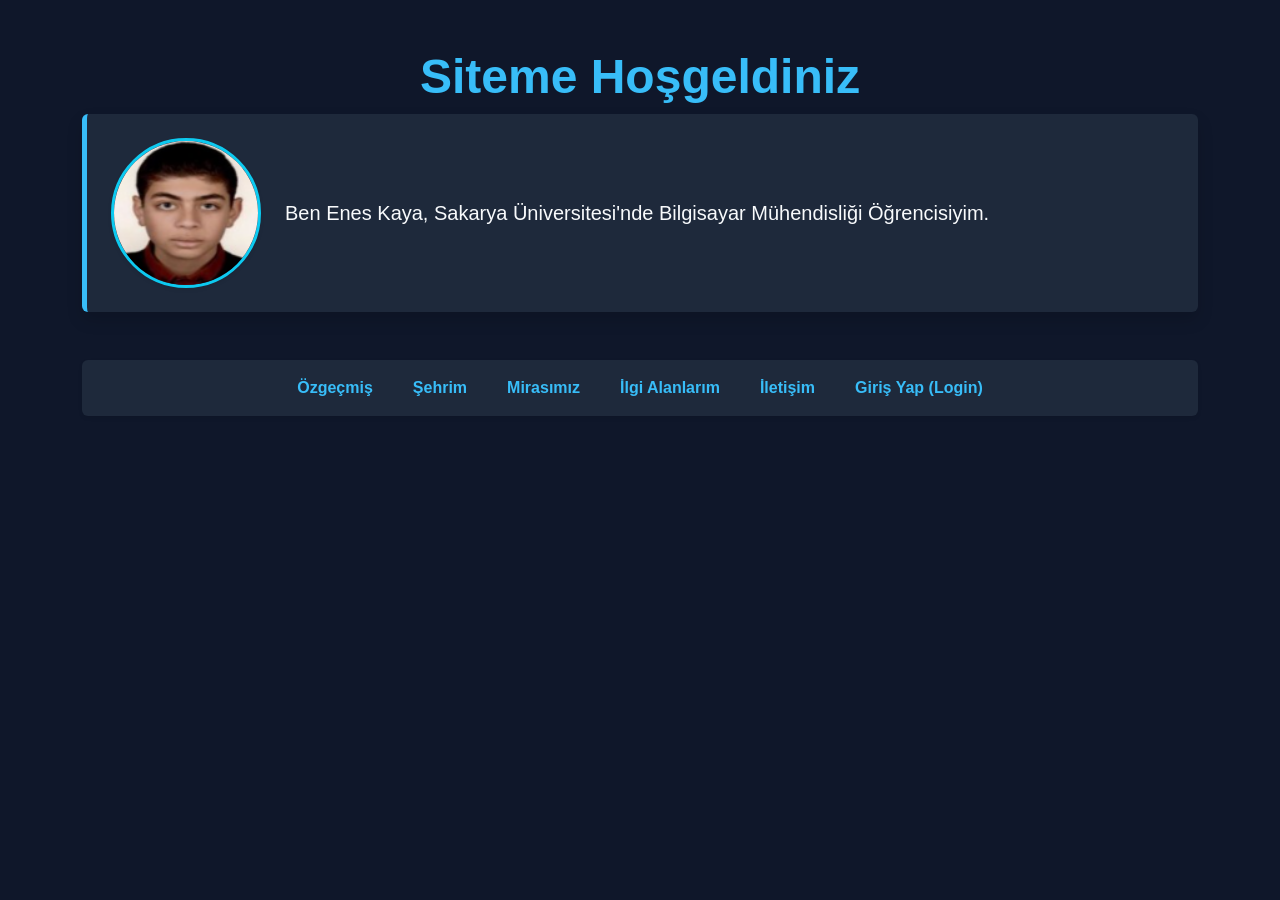
<file: index.html>
<!DOCTYPE html>
<html lang="tr">
<head>
    <meta charset="UTF-8">
    <meta name="viewport" content="width=device-width, initial-scale=1.0">
    <title>Kişisel Portfolyo</title>
    
    <link href="https://cdn.jsdelivr.net/npm/bootstrap@5.3.2/dist/css/bootstrap.min.css" rel="stylesheet">
    <link href="style.css" rel="stylesheet">
</head>
<body>

    <main class="container py-5">
        
        <header class="text-center mb-10">
            <h1 class="highlight-text display-5 fw-bold">Siteme Hoşgeldiniz</h1>
        </header>

        <section class="intro-box p-4 mb-5 rounded shadow d-flex align-items-center gap-4 flex-column flex-md-row">
            <img src="resimler/profil.jpg.png" alt="Enes Kaya" class="rounded-circle border border-3 border-info shadow-sm" style="width: 150px; height: 150px; object-fit: cover;">
            <p class="lead mb-0">Ben Enes Kaya, Sakarya Üniversitesi'nde Bilgisayar Mühendisliği Öğrencisiyim.</p>
        </section>

        <nav class="navbar navbar-expand-lg custom-navbar rounded shadow-sm mb-5 px-3">
            <div class="container-fluid">
                <button class="navbar-toggler border-0" type="button" data-bs-toggle="collapse" data-bs-target="#navbarNav" aria-controls="navbarNav" aria-expanded="false" aria-label="Toggle navigation" style="filter: invert(1);">
                    <span class="navbar-toggler-icon"></span>
                </button>
                <div class="collapse navbar-collapse justify-content-center" id="navbarNav">
                    <ul class="navbar-nav gap-2 gap-lg-4 fw-semibold text-center">
                        <li class="nav-item"><a href="ozgecmis.html" class="nav-link">Özgeçmiş</a></li>
                        <li class="nav-item"><a href="sehrim.html" class="nav-link">Şehrim</a></li>
                        <li class="nav-item"><a href="mirasimiz.html" class="nav-link">Mirasımız</a></li>
                        <li class="nav-item"><a href="ilgi-alanlarim.html" class="nav-link">İlgi Alanlarım</a></li>
                        <li class="nav-item"><a href="iletisim.html" class="nav-link">İletişim</a></li>
                        <li class="nav-item"><a href="login.html" class="nav-link">Giriş Yap (Login)</a></li>
                    </ul>
                </div>
            </div>
        </nav>

    </main>

    <script src="https://cdn.jsdelivr.net/npm/bootstrap@5.3.2/dist/js/bootstrap.bundle.min.js"></script>
</body>
</html>
</file>
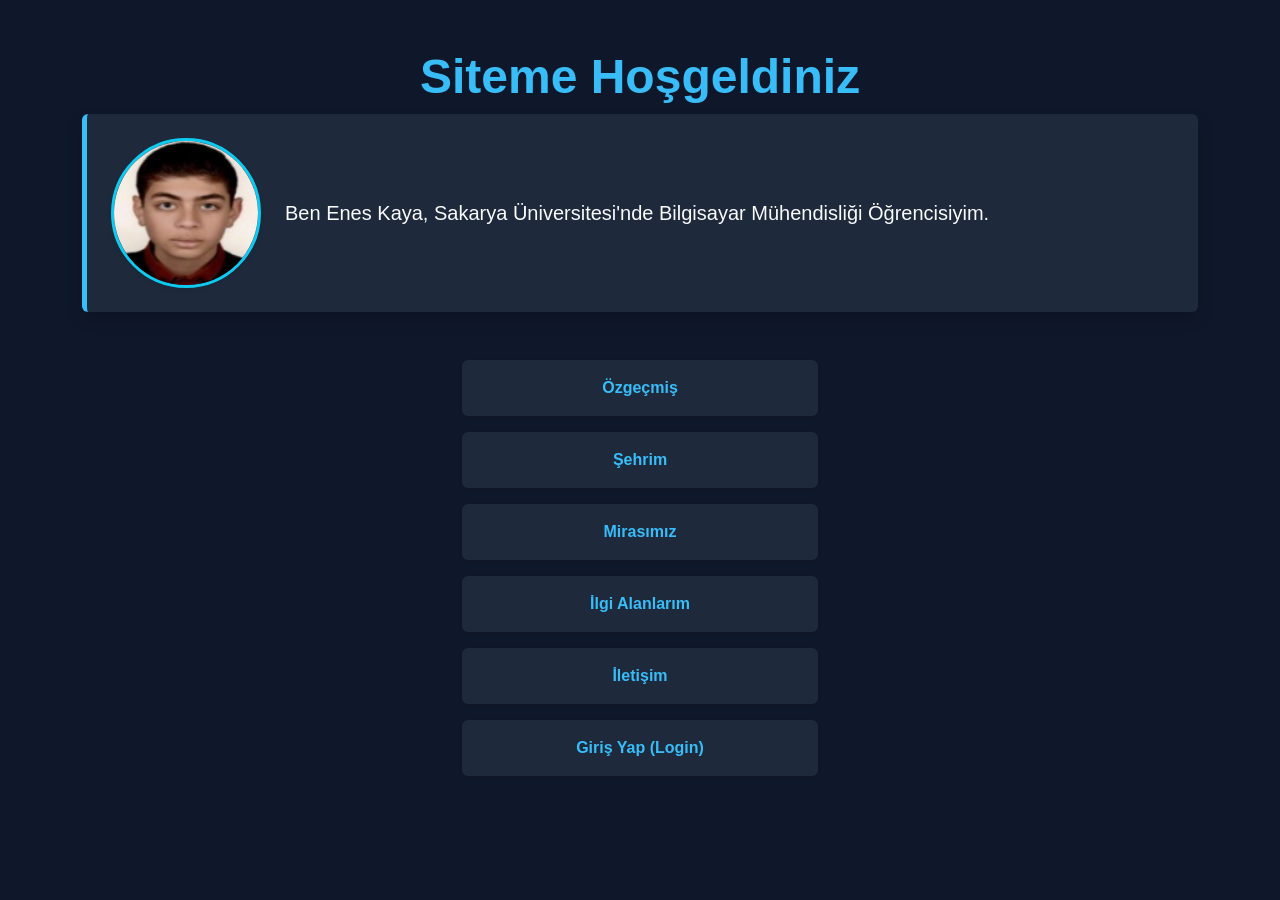
<file: GirisSayfasi.html>
<!DOCTYPE html>
<html lang="tr">
<head>
    <meta charset="UTF-8">
    <meta name="viewport" content="width=device-width, initial-scale=1.0">
    <title>Kişisel Portfolyo</title>
    
    <link href="https://cdn.jsdelivr.net/npm/bootstrap@5.3.2/dist/css/bootstrap.min.css" rel="stylesheet">
    <link href="style.css" rel="stylesheet">
</head>
<body>

    <main class="container py-5">
        
        <header class="text-center mb-10">
            <h1 class="highlight-text display-5 fw-bold">Siteme Hoşgeldiniz</h1>
        </header>

        <section class="intro-box p-4 mb-5 rounded shadow d-flex align-items-center gap-4 flex-column flex-md-row">
            <img src="resimler/profil.jpg.png" alt="Enes Kaya" class="rounded-circle border border-3 border-info shadow-sm" style="width: 150px; height: 150px; object-fit: cover;">
            <p class="lead mb-0">Ben Enes Kaya, Sakarya Üniversitesi'nde Bilgisayar Mühendisliği Öğrencisiyim.</p>
        </section>

        <nav>
            <div class="row justify-content-center">
                <div class="col-md-6 col-lg-4">
                    
                    <ul class="list-unstyled d-flex flex-column gap-3">
                        <li><a href="Özgeçmiş.html" class="custom-link d-block p-3 rounded text-center fw-semibold shadow-sm">Özgeçmiş</a></li>
                        <li><a href="Şehrim.html" class="custom-link d-block p-3 rounded text-center fw-semibold shadow-sm">Şehrim</a></li>
                        <li><a href="Mirasımız.html" class="custom-link d-block p-3 rounded text-center fw-semibold shadow-sm">Mirasımız</a></li>
                        <li><a href="İlgi-Alanlarım.html" class="custom-link d-block p-3 rounded text-center fw-semibold shadow-sm">İlgi Alanlarım</a></li>
                        <li><a href="İletişim.html" class="custom-link d-block p-3 rounded text-center fw-semibold shadow-sm">İletişim</a></li>
                        <li><a href="Login.html" class="custom-link d-block p-3 rounded text-center fw-semibold shadow-sm">Giriş Yap (Login)</a></li>
                    </ul>
                    
                </div>
            </div>
        </nav>

    </main>

    <script src="https://cdn.jsdelivr.net/npm/bootstrap@5.3.2/dist/js/bootstrap.bundle.min.js"></script>
</body>
</html>
</file>
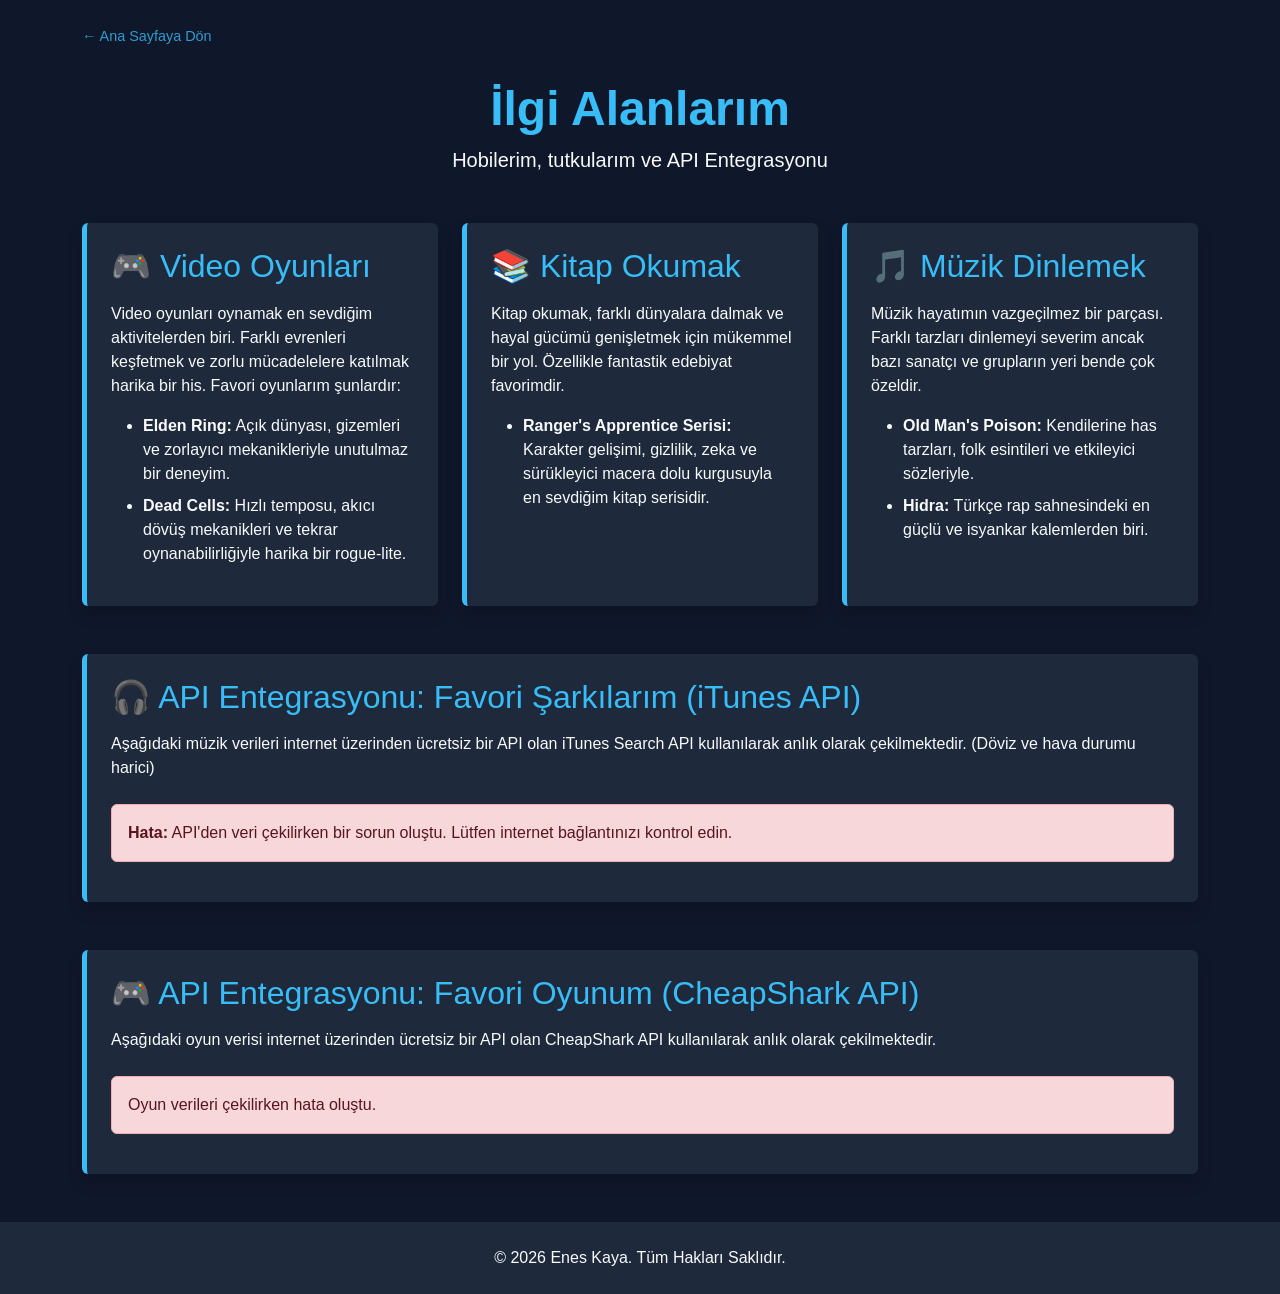
<file: ilgi-alanlarim.html>
<!DOCTYPE html>
<html lang="tr">
<head>
    <meta charset="UTF-8">
    <meta name="viewport" content="width=device-width, initial-scale=1.0">
    <title>İlgi Alanlarım</title>
    
    <link href="https://cdn.jsdelivr.net/npm/bootstrap@5.3.2/dist/css/bootstrap.min.css" rel="stylesheet">
    <link href="style.css" rel="stylesheet">
</head>
<body>

    <main class="container py-4">
        
        <a href="index.html" class="back-link">&#8592; Ana Sayfaya Dön</a>
        
        <header class="text-center mb-5">
            <h1 class="highlight-text display-5 fw-bold">İlgi Alanlarım</h1>
            <p class="lead">Hobilerim, tutkularım ve API Entegrasyonu</p>
        </header>

        <div class="row g-4">
            <!-- Video Oyunları -->
            <div class="col-md-4">
                <section class="info-box p-4 h-100 rounded shadow">
                    <h2 class="highlight-text mb-3">🎮 Video Oyunları</h2>
                    <p>
                        Video oyunları oynamak en sevdiğim aktivitelerden biri. Farklı evrenleri keşfetmek ve zorlu mücadelelere katılmak harika bir his. Favori oyunlarım şunlardır:
                    </p>
                    <ul>
                        <li class="mb-2"><strong>Elden Ring:</strong> Açık dünyası, gizemleri ve zorlayıcı mekanikleriyle unutulmaz bir deneyim.</li>
                        <li><strong>Dead Cells:</strong> Hızlı temposu, akıcı dövüş mekanikleri ve tekrar oynanabilirliğiyle harika bir rogue-lite.</li>
                    </ul>
                </section>
            </div>
            
            <!-- Kitap Okumak -->
            <div class="col-md-4">
                <section class="info-box p-4 h-100 rounded shadow">
                    <h2 class="highlight-text mb-3">📚 Kitap Okumak</h2>
                    <p>
                        Kitap okumak, farklı dünyalara dalmak ve hayal gücümü genişletmek için mükemmel bir yol. Özellikle fantastik edebiyat favorimdir.
                    </p>
                    <ul>
                        <li><strong>Ranger's Apprentice Serisi:</strong> Karakter gelişimi, gizlilik, zeka ve sürükleyici macera dolu kurgusuyla en sevdiğim kitap serisidir.</li>
                    </ul>
                </section>
            </div>

            <!-- Müzik Dinlemek -->
            <div class="col-md-4">
                <section class="info-box p-4 h-100 rounded shadow">
                    <h2 class="highlight-text mb-3">🎵 Müzik Dinlemek</h2>
                    <p>
                        Müzik hayatımın vazgeçilmez bir parçası. Farklı tarzları dinlemeyi severim ancak bazı sanatçı ve grupların yeri bende çok özeldir.
                    </p>
                    <ul>
                        <li class="mb-2"><strong>Old Man's Poison:</strong> Kendilerine has tarzları, folk esintileri ve etkileyici sözleriyle.</li>
                        <li><strong>Hidra:</strong> Türkçe rap sahnesindeki en güçlü ve isyankar kalemlerden biri.</li>
                    </ul>
                </section>
            </div>
        </div>

        <!-- API Entegrasyonu Bölümü -->
        <section class="mt-5 info-box p-4 rounded shadow">
            <h2 class="highlight-text mb-3">🎧 API Entegrasyonu: Favori Şarkılarım (iTunes API)</h2>
            <p>Aşağıdaki müzik verileri internet üzerinden ücretsiz bir API olan iTunes Search API kullanılarak anlık olarak çekilmektedir. (Döviz ve hava durumu harici)</p>
            
            <div id="api-results" class="mt-4">
                <div class="d-flex align-items-center text-info">
                    <div class="spinner-border me-3" role="status">
                        <span class="visually-hidden">Yükleniyor...</span>
                    </div>
                    <span>API'den şarkılar çekiliyor, lütfen bekleyin...</span>
                </div>
            </div>
        </section>

        <!-- Oyun API Entegrasyonu Bölümü -->
        <section class="mt-5 info-box p-4 rounded shadow">
            <h2 class="highlight-text mb-3">🎮 API Entegrasyonu: Favori Oyunum (CheapShark API)</h2>
            <p>Aşağıdaki oyun verisi internet üzerinden ücretsiz bir API olan CheapShark API kullanılarak anlık olarak çekilmektedir.</p>
            
            <div id="game-api-results" class="mt-4">
                <div class="d-flex align-items-center text-info">
                    <div class="spinner-border me-3" role="status">
                        <span class="visually-hidden">Yükleniyor...</span>
                    </div>
                    <span>Oyun verisi çekiliyor, lütfen bekleyin...</span>
                </div>
            </div>
        </section>

    </main>

    <footer class="text-center py-4 mt-4" style="background-color: #1E293B; color: #F8FAFC;">
        <div class="container">
            <p class="mb-0">&copy; 2026 Enes Kaya. Tüm Hakları Saklıdır.</p>
        </div>
    </footer>

    <script src="https://cdn.jsdelivr.net/npm/bootstrap@5.3.2/dist/js/bootstrap.bundle.min.js"></script>
    
    <!-- API Entegrasyonu Scripti -->
    <script>
        document.addEventListener('DOMContentLoaded', () => {
            const apiContainer = document.getElementById('api-results');
            
            // Çekilecek spesifik şarkılar (Arama terimleri)
            const songsToFetch = [
                "per aspera ad astra haggard",
                "uçurumlar no.1",
                "hail to the king avenged sevenfold"
            ];

            // Her şarkı için iTunes API isteği oluştur
            const fetchPromises = songsToFetch.map(query => {
                const apiUrl = `https://itunes.apple.com/search?term=${encodeURIComponent(query)}&limit=1&entity=song`;
                return fetch(apiUrl).then(response => {
                    if (!response.ok) throw new Error('API yanıt vermedi.');
                    return response.json();
                });
            });

            // Tüm istekleri paralel olarak başlat ve bekle
            Promise.all(fetchPromises)
                .then(results => {
                    apiContainer.innerHTML = ''; // Yükleniyor yazısını temizle
                    
                    results.forEach((data, index) => {
                        if (data.results && data.results.length > 0) {
                            const song = data.results[0];
                            
                            // Her şarkı için özel bir kart oluştur
                            const songItem = document.createElement('div');
                            songItem.className = 'api-result-item';
                            
                            // Tarih formatlama
                            const releaseDate = new Date(song.releaseDate).toLocaleDateString('tr-TR', { year: 'numeric', month: 'long', day: 'numeric' });
                            
                            songItem.innerHTML = `
                                <img src="${song.artworkUrl100}" alt="${song.trackName} Albüm Kapağı" width="100" height="100">
                                <div class="flex-grow-1">
                                    <h5 class="mb-1 fw-bold" style="color: #F8FAFC;">${song.trackName}</h5>
                                    <div style="color: #94A3B8; font-size: 0.9rem; margin-bottom: 5px;">
                                        <strong>Albüm:</strong> ${song.collectionName || 'Bilinmiyor'} <br>
                                        <strong>Sanatçı:</strong> ${song.artistName} <br>
                                        <strong>Çıkış:</strong> ${releaseDate}
                                    </div>
                                    <audio controls src="${song.previewUrl}">
                                        Tarayıcınız ses oynatmayı desteklemiyor.
                                    </audio>
                                </div>
                            `;
                            apiContainer.appendChild(songItem);
                        } else {
                            // Şarkı bulunamazsa uyarı göster
                            apiContainer.innerHTML += `<div class="alert alert-warning mb-2"><strong>${songsToFetch[index]}</strong> için sonuç bulunamadı.</div>`;
                        }
                    });
                })
                .catch(error => {
                    console.error('API Çekme Hatası:', error);
                    apiContainer.innerHTML = `
                        <div class="alert alert-danger">
                            <strong>Hata:</strong> API'den veri çekilirken bir sorun oluştu. Lütfen internet bağlantınızı kontrol edin.
                        </div>
                    `;
                });
            // CheapShark API kullanarak Favori Oyunları çekme işlemi
            const gameApiContainer = document.getElementById('game-api-results');
            if (gameApiContainer) {
                const gamesToFetch = ["dead cells", "v rising", "elden ring"];
                
                const gamePromises = gamesToFetch.map(query => {
                    return fetch(`https://www.cheapshark.com/api/1.0/games?title=${encodeURIComponent(query)}`)
                        .then(res => {
                            if (!res.ok) throw new Error('API yanıt vermedi.');
                            return res.json();
                        });
                });

                Promise.all(gamePromises)
                    .then(results => {
                        gameApiContainer.innerHTML = ''; // Yükleniyor yazısını temizle
                        
                        results.forEach((data, index) => {
                            if (data && data.length > 0) {
                                const game = data[0]; // İlk eşleşen oyun
                                
                                const gameItem = document.createElement('div');
                                gameItem.className = 'api-result-item';
                                
                                gameItem.innerHTML = `
                                    <img src="${game.thumb}" alt="${game.external} Kapak" width="120">
                                    <div class="flex-grow-1">
                                        <h5 class="mb-1 fw-bold" style="color: #F8FAFC;">${game.external}</h5>
                                        <div style="color: #94A3B8; font-size: 0.9rem;">
                                            <strong>Steam App ID:</strong> ${game.steamAppID} <br>
                                            <strong>En Düşük Fiyat:</strong> $${game.cheapest}
                                        </div>
                                    </div>
                                `;
                                gameApiContainer.appendChild(gameItem);
                            } else {
                                gameApiContainer.innerHTML += `<div class="alert alert-warning mb-2"><strong>${gamesToFetch[index]}</strong> bulunamadı.</div>`;
                            }
                        });
                    })
                    .catch(err => {
                        console.error('Game API Error:', err);
                        gameApiContainer.innerHTML = '<div class="alert alert-danger">Oyun verileri çekilirken hata oluştu.</div>';
                    });
            }
        });
    </script>
</body>
</html>
</file>
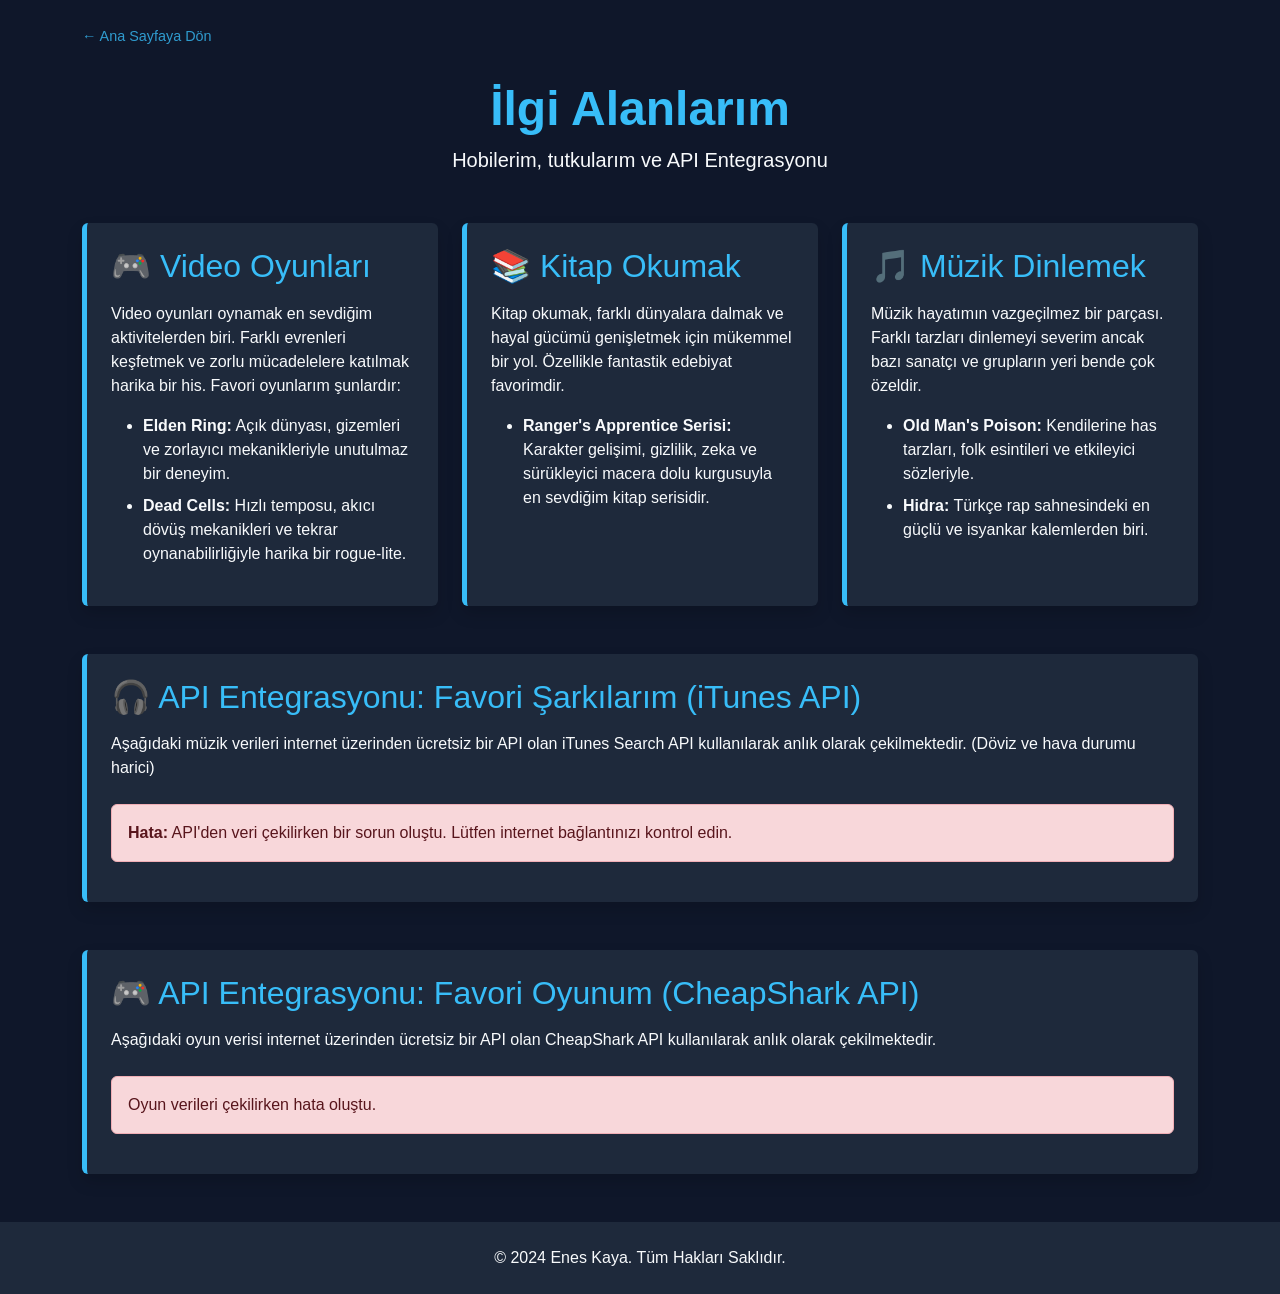
<file: İlgi-Alanlarım.html>
<!DOCTYPE html>
<html lang="tr">
<head>
    <meta charset="UTF-8">
    <meta name="viewport" content="width=device-width, initial-scale=1.0">
    <title>İlgi Alanlarım</title>
    
    <link href="https://cdn.jsdelivr.net/npm/bootstrap@5.3.2/dist/css/bootstrap.min.css" rel="stylesheet">
    <link href="style.css" rel="stylesheet">
</head>
<body>

    <main class="container py-4">
        
        <a href="index.html" class="back-link">&#8592; Ana Sayfaya Dön</a>
        
        <header class="text-center mb-5">
            <h1 class="highlight-text display-5 fw-bold">İlgi Alanlarım</h1>
            <p class="lead">Hobilerim, tutkularım ve API Entegrasyonu</p>
        </header>

        <div class="row g-4">
            <!-- Video Oyunları -->
            <div class="col-md-4">
                <section class="info-box p-4 h-100 rounded shadow">
                    <h2 class="highlight-text mb-3">🎮 Video Oyunları</h2>
                    <p>
                        Video oyunları oynamak en sevdiğim aktivitelerden biri. Farklı evrenleri keşfetmek ve zorlu mücadelelere katılmak harika bir his. Favori oyunlarım şunlardır:
                    </p>
                    <ul>
                        <li class="mb-2"><strong>Elden Ring:</strong> Açık dünyası, gizemleri ve zorlayıcı mekanikleriyle unutulmaz bir deneyim.</li>
                        <li><strong>Dead Cells:</strong> Hızlı temposu, akıcı dövüş mekanikleri ve tekrar oynanabilirliğiyle harika bir rogue-lite.</li>
                    </ul>
                </section>
            </div>
            
            <!-- Kitap Okumak -->
            <div class="col-md-4">
                <section class="info-box p-4 h-100 rounded shadow">
                    <h2 class="highlight-text mb-3">📚 Kitap Okumak</h2>
                    <p>
                        Kitap okumak, farklı dünyalara dalmak ve hayal gücümü genişletmek için mükemmel bir yol. Özellikle fantastik edebiyat favorimdir.
                    </p>
                    <ul>
                        <li><strong>Ranger's Apprentice Serisi:</strong> Karakter gelişimi, gizlilik, zeka ve sürükleyici macera dolu kurgusuyla en sevdiğim kitap serisidir.</li>
                    </ul>
                </section>
            </div>

            <!-- Müzik Dinlemek -->
            <div class="col-md-4">
                <section class="info-box p-4 h-100 rounded shadow">
                    <h2 class="highlight-text mb-3">🎵 Müzik Dinlemek</h2>
                    <p>
                        Müzik hayatımın vazgeçilmez bir parçası. Farklı tarzları dinlemeyi severim ancak bazı sanatçı ve grupların yeri bende çok özeldir.
                    </p>
                    <ul>
                        <li class="mb-2"><strong>Old Man's Poison:</strong> Kendilerine has tarzları, folk esintileri ve etkileyici sözleriyle.</li>
                        <li><strong>Hidra:</strong> Türkçe rap sahnesindeki en güçlü ve isyankar kalemlerden biri.</li>
                    </ul>
                </section>
            </div>
        </div>

        <!-- API Entegrasyonu Bölümü -->
        <section class="mt-5 info-box p-4 rounded shadow">
            <h2 class="highlight-text mb-3">🎧 API Entegrasyonu: Favori Şarkılarım (iTunes API)</h2>
            <p>Aşağıdaki müzik verileri internet üzerinden ücretsiz bir API olan iTunes Search API kullanılarak anlık olarak çekilmektedir. (Döviz ve hava durumu harici)</p>
            
            <div id="api-results" class="mt-4">
                <div class="d-flex align-items-center text-info">
                    <div class="spinner-border me-3" role="status">
                        <span class="visually-hidden">Yükleniyor...</span>
                    </div>
                    <span>API'den şarkılar çekiliyor, lütfen bekleyin...</span>
                </div>
            </div>
        </section>

        <!-- Oyun API Entegrasyonu Bölümü -->
        <section class="mt-5 info-box p-4 rounded shadow">
            <h2 class="highlight-text mb-3">🎮 API Entegrasyonu: Favori Oyunum (CheapShark API)</h2>
            <p>Aşağıdaki oyun verisi internet üzerinden ücretsiz bir API olan CheapShark API kullanılarak anlık olarak çekilmektedir.</p>
            
            <div id="game-api-results" class="mt-4">
                <div class="d-flex align-items-center text-info">
                    <div class="spinner-border me-3" role="status">
                        <span class="visually-hidden">Yükleniyor...</span>
                    </div>
                    <span>Oyun verisi çekiliyor, lütfen bekleyin...</span>
                </div>
            </div>
        </section>

    </main>

    <footer class="text-center py-4 mt-4" style="background-color: #1E293B; color: #F8FAFC;">
        <div class="container">
            <p class="mb-0">&copy; 2024 Enes Kaya. Tüm Hakları Saklıdır.</p>
        </div>
    </footer>

    <script src="https://cdn.jsdelivr.net/npm/bootstrap@5.3.2/dist/js/bootstrap.bundle.min.js"></script>
    
    <!-- API Entegrasyonu Scripti -->
    <script>
        document.addEventListener('DOMContentLoaded', () => {
            const apiContainer = document.getElementById('api-results');
            
            // Çekilecek spesifik şarkılar (Arama terimleri)
            const songsToFetch = [
                "per aspera ad astra haggard",
                "uçurumlar no.1",
                "hail to the king avenged sevenfold"
            ];

            // Her şarkı için iTunes API isteği oluştur
            const fetchPromises = songsToFetch.map(query => {
                const apiUrl = `https://itunes.apple.com/search?term=${encodeURIComponent(query)}&limit=1&entity=song`;
                return fetch(apiUrl).then(response => {
                    if (!response.ok) throw new Error('API yanıt vermedi.');
                    return response.json();
                });
            });

            // Tüm istekleri paralel olarak başlat ve bekle
            Promise.all(fetchPromises)
                .then(results => {
                    apiContainer.innerHTML = ''; // Yükleniyor yazısını temizle
                    
                    results.forEach((data, index) => {
                        if (data.results && data.results.length > 0) {
                            const song = data.results[0];
                            
                            // Her şarkı için özel bir kart oluştur
                            const songItem = document.createElement('div');
                            songItem.className = 'api-result-item';
                            
                            // Tarih formatlama
                            const releaseDate = new Date(song.releaseDate).toLocaleDateString('tr-TR', { year: 'numeric', month: 'long', day: 'numeric' });
                            
                            songItem.innerHTML = `
                                <img src="${song.artworkUrl100}" alt="${song.trackName} Albüm Kapağı" width="100" height="100">
                                <div class="flex-grow-1">
                                    <h5 class="mb-1 fw-bold" style="color: #F8FAFC;">${song.trackName}</h5>
                                    <div style="color: #94A3B8; font-size: 0.9rem; margin-bottom: 5px;">
                                        <strong>Albüm:</strong> ${song.collectionName || 'Bilinmiyor'} <br>
                                        <strong>Sanatçı:</strong> ${song.artistName} <br>
                                        <strong>Çıkış:</strong> ${releaseDate}
                                    </div>
                                    <audio controls src="${song.previewUrl}">
                                        Tarayıcınız ses oynatmayı desteklemiyor.
                                    </audio>
                                </div>
                            `;
                            apiContainer.appendChild(songItem);
                        } else {
                            // Şarkı bulunamazsa uyarı göster
                            apiContainer.innerHTML += `<div class="alert alert-warning mb-2"><strong>${songsToFetch[index]}</strong> için sonuç bulunamadı.</div>`;
                        }
                    });
                })
                .catch(error => {
                    console.error('API Çekme Hatası:', error);
                    apiContainer.innerHTML = `
                        <div class="alert alert-danger">
                            <strong>Hata:</strong> API'den veri çekilirken bir sorun oluştu. Lütfen internet bağlantınızı kontrol edin.
                        </div>
                    `;
                });
            // CheapShark API kullanarak Favori Oyunları çekme işlemi
            const gameApiContainer = document.getElementById('game-api-results');
            if (gameApiContainer) {
                const gamesToFetch = ["dead cells", "v rising", "elden ring"];
                
                const gamePromises = gamesToFetch.map(query => {
                    return fetch(`https://www.cheapshark.com/api/1.0/games?title=${encodeURIComponent(query)}`)
                        .then(res => {
                            if (!res.ok) throw new Error('API yanıt vermedi.');
                            return res.json();
                        });
                });

                Promise.all(gamePromises)
                    .then(results => {
                        gameApiContainer.innerHTML = ''; // Yükleniyor yazısını temizle
                        
                        results.forEach((data, index) => {
                            if (data && data.length > 0) {
                                const game = data[0]; // İlk eşleşen oyun
                                
                                const gameItem = document.createElement('div');
                                gameItem.className = 'api-result-item';
                                
                                gameItem.innerHTML = `
                                    <img src="${game.thumb}" alt="${game.external} Kapak" width="120">
                                    <div class="flex-grow-1">
                                        <h5 class="mb-1 fw-bold" style="color: #F8FAFC;">${game.external}</h5>
                                        <div style="color: #94A3B8; font-size: 0.9rem;">
                                            <strong>Steam App ID:</strong> ${game.steamAppID} <br>
                                            <strong>En Düşük Fiyat:</strong> $${game.cheapest}
                                        </div>
                                    </div>
                                `;
                                gameApiContainer.appendChild(gameItem);
                            } else {
                                gameApiContainer.innerHTML += `<div class="alert alert-warning mb-2"><strong>${gamesToFetch[index]}</strong> bulunamadı.</div>`;
                            }
                        });
                    })
                    .catch(err => {
                        console.error('Game API Error:', err);
                        gameApiContainer.innerHTML = '<div class="alert alert-danger">Oyun verileri çekilirken hata oluştu.</div>';
                    });
            }
        });
    </script>
</body>
</html>
</file>
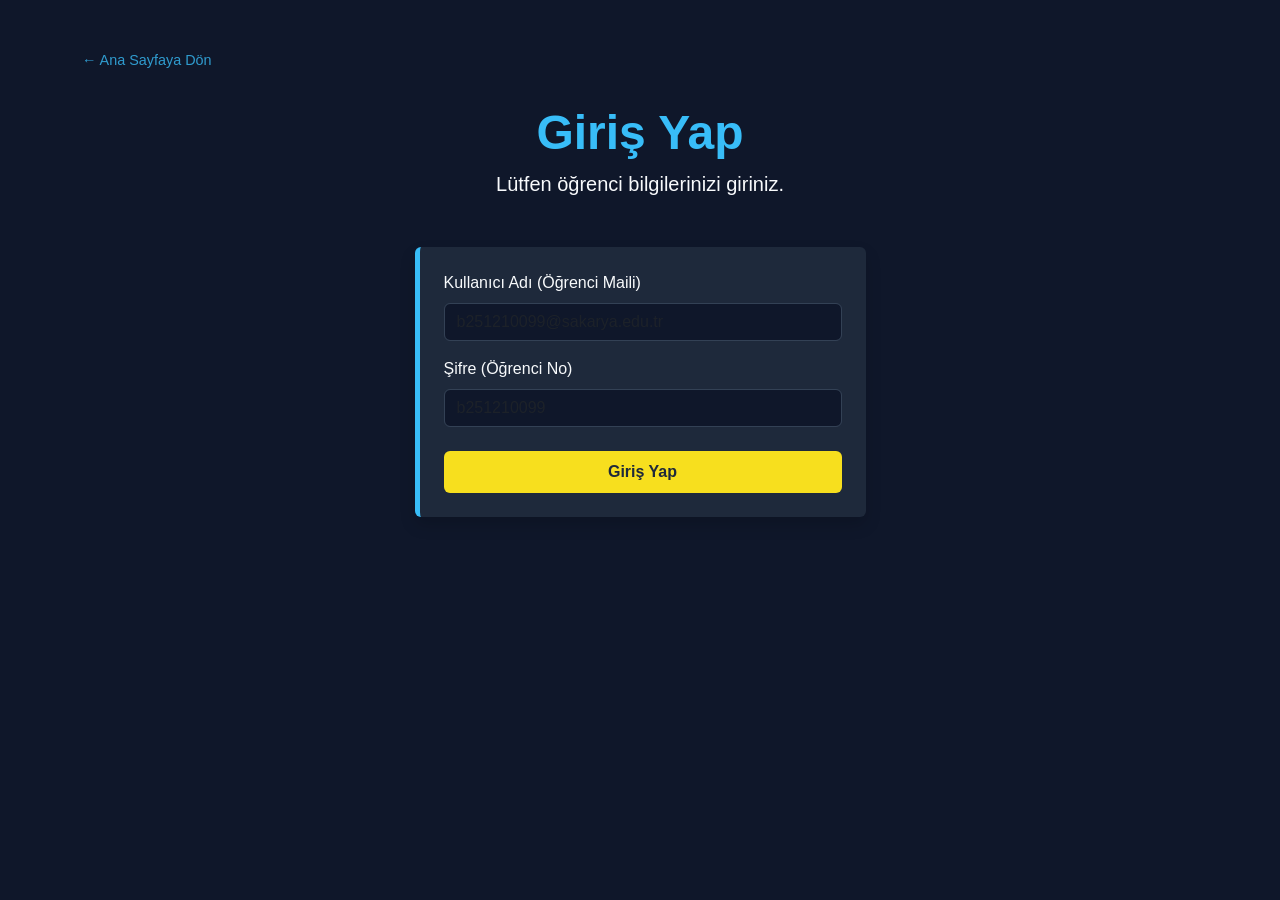
<file: Login.html>
<!DOCTYPE html>
<html lang="tr">
<head>
    <meta charset="UTF-8">
    <meta name="viewport" content="width=device-width, initial-scale=1.0">
    <title>Giriş Yap - Enes Kaya</title>
    <link href="https://cdn.jsdelivr.net/npm/bootstrap@5.3.2/dist/css/bootstrap.min.css" rel="stylesheet">
    <link href="style.css" rel="stylesheet">
</head>
<body>
    <main class="container py-5">
        <a href="index.html" class="back-link">&#8592; Ana Sayfaya Dön</a>
        <header class="text-center mb-5">
            <h1 class="highlight-text display-5 fw-bold">Giriş Yap</h1>
            <p class="lead">Lütfen öğrenci bilgilerinizi giriniz.</p>
        </header>

        <div class="row justify-content-center">
            <div class="col-md-6 col-lg-5">
                <section class="form-box p-4 rounded shadow">
                    
                    <div id="server-error" class="alert alert-danger d-none" role="alert">
                        Hatalı kullanıcı adı veya şifre! Lütfen tekrar deneyin.
                    </div>

                    <form id="loginForm" action="login_sonuc.php" method="POST" onsubmit="return validateLogin()">
                        <div class="mb-3">
                            <label for="email" class="form-label">Kullanıcı Adı (Öğrenci Maili)</label>
                            <input type="email" class="form-control" id="email" name="email" placeholder="b251210099@sakarya.edu.tr">
                            <div class="error-message" id="err-email"></div>
                        </div>

                        <div class="mb-4">
                            <label for="password" class="form-label">Şifre (Öğrenci No)</label>
                            <input type="password" class="form-control" id="password" name="password" placeholder="b251210099">
                            <div class="error-message" id="err-password"></div>
                        </div>

                        <button type="submit" class="btn btn-custom-vanilla w-100 py-2">Giriş Yap</button>
                    </form>
                </section>
            </div>
        </div>
    </main>

    <script>
        document.addEventListener('DOMContentLoaded', () => {
            const urlParams = new URLSearchParams(window.location.search);
            if(urlParams.get('error') === '1') {
                document.getElementById('server-error').classList.remove('d-none');
            }
        });

        function validateLogin() {
            let isValid = true;
            document.getElementById('err-email').innerText = "";
            document.getElementById('err-password').innerText = "";
            document.getElementById('server-error').classList.add('d-none');

            const email = document.getElementById('email').value.trim();
            const password = document.getElementById('password').value.trim();

            if (!email) {
                document.getElementById('err-email').innerText = "Mail alanı boş bırakılamaz.";
                isValid = false;
            } else if (!email.includes('@')) {
                document.getElementById('err-email').innerText = "Geçerli bir e-posta adresi giriniz.";
                isValid = false;
            }

            if (!password) {
                document.getElementById('err-password').innerText = "Şifre alanı boş bırakılamaz.";
                isValid = false;
            }

            return isValid;
        }
    </script>
</body>
</html>
</file>
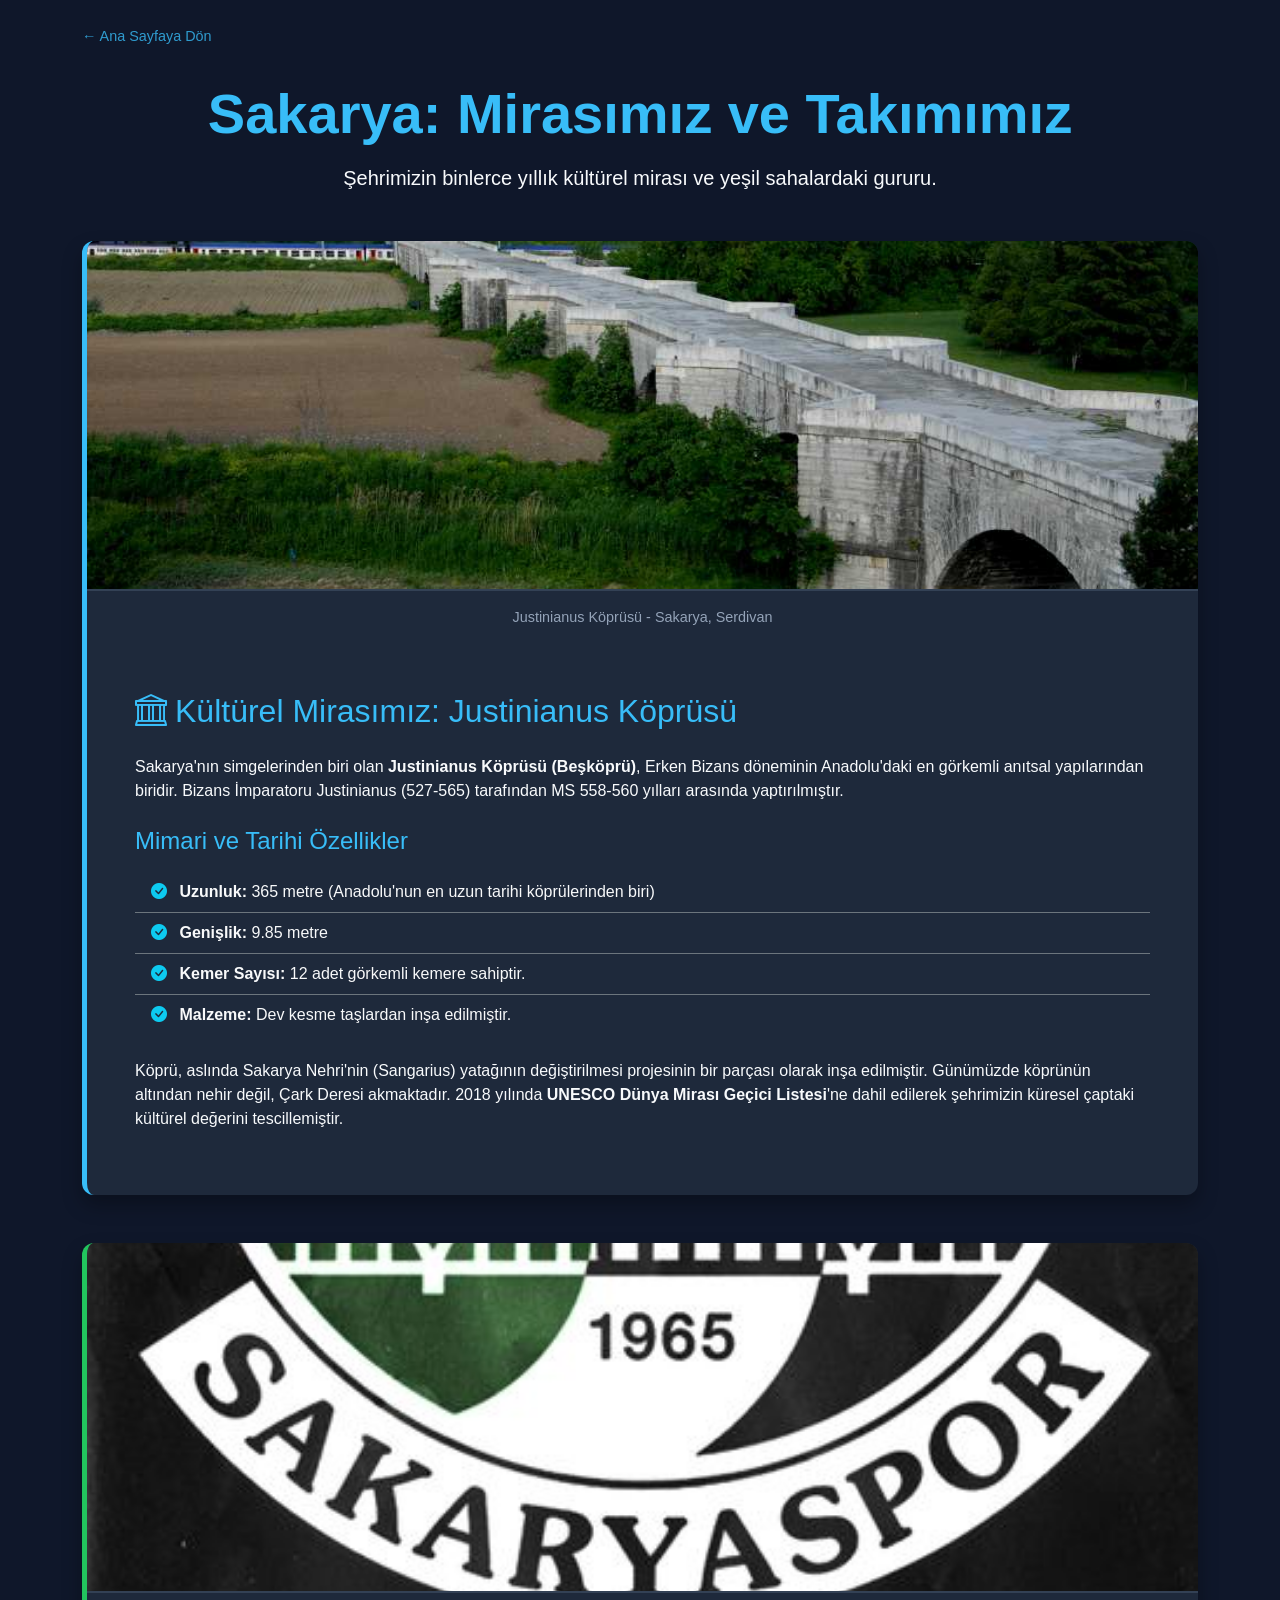
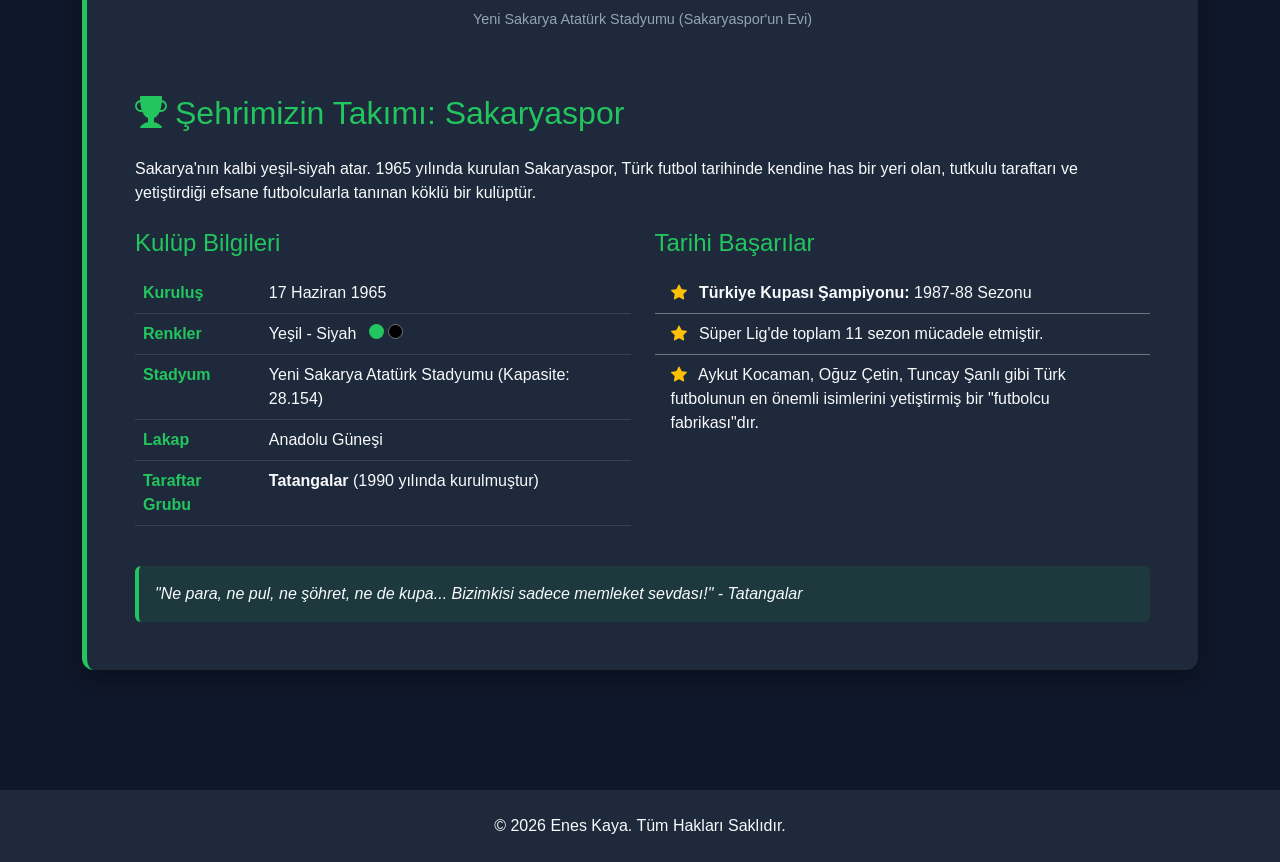
<file: mirasimiz.html>
<!DOCTYPE html>
<html lang="tr">
<head>
    <meta charset="UTF-8">
    <meta name="viewport" content="width=device-width, initial-scale=1.0">
    <title>Mirasımız ve Takımımız - Sakarya</title>
    
    <link href="https://cdn.jsdelivr.net/npm/bootstrap@5.3.2/dist/css/bootstrap.min.css" rel="stylesheet">
    <link rel="stylesheet" href="https://cdn.jsdelivr.net/npm/bootstrap-icons@1.11.1/font/bootstrap-icons.css">
    <link href="style.css" rel="stylesheet">
</head>
<body>

    <main class="container py-4">
        
        <a href="index.html" class="back-link">&#8592; Ana Sayfaya Dön</a>
        <header class="text-center mb-5">
            <h1 class="highlight-text display-4 fw-bold mb-3">Sakarya: Mirasımız ve Takımımız</h1>
            <p class="lead">Şehrimizin binlerce yıllık kültürel mirası ve yeşil sahalardaki gururu.</p>
        </header>

        <!-- Kültürel Miras Bölümü -->
        <article class="content-box mb-5">
            <figure class="m-0">
                <a href="https://tr.wikipedia.org/wiki/Justinianus_K%C3%B6pr%C3%BCs%C3%BC" target="_blank">
                    <img src="resimler/köprü.jpg" alt="Justinianus Köprüsü" class="hero-img">
                </a>
                <figcaption class="pb-3 pt-2">Justinianus Köprüsü - Sakarya, Serdivan</figcaption>
            </figure>
            
            <div class="p-4 p-md-5">
                <h2 class="highlight-text mb-4"><i class="bi bi-bank me-2"></i>Kültürel Mirasımız: Justinianus Köprüsü</h2>
                <p>
                    Sakarya'nın simgelerinden biri olan <strong>Justinianus Köprüsü (Beşköprü)</strong>, Erken Bizans döneminin Anadolu'daki en görkemli anıtsal yapılarından biridir. Bizans İmparatoru Justinianus (527-565) tarafından MS 558-560 yılları arasında yaptırılmıştır.
                </p>
                
                <h4 class="mt-4 mb-3 highlight-text">Mimari ve Tarihi Özellikler</h4>
                <ul class="list-group list-group-flush bg-transparent mb-4">
                    <li class="list-group-item bg-transparent text-light border-secondary"><i class="bi bi-check-circle-fill text-info me-2"></i> <strong>Uzunluk:</strong> 365 metre (Anadolu'nun en uzun tarihi köprülerinden biri)</li>
                    <li class="list-group-item bg-transparent text-light border-secondary"><i class="bi bi-check-circle-fill text-info me-2"></i> <strong>Genişlik:</strong> 9.85 metre</li>
                    <li class="list-group-item bg-transparent text-light border-secondary"><i class="bi bi-check-circle-fill text-info me-2"></i> <strong>Kemer Sayısı:</strong> 12 adet görkemli kemere sahiptir.</li>
                    <li class="list-group-item bg-transparent text-light border-secondary"><i class="bi bi-check-circle-fill text-info me-2"></i> <strong>Malzeme:</strong> Dev kesme taşlardan inşa edilmiştir.</li>
                </ul>

                <p>
                    Köprü, aslında Sakarya Nehri'nin (Sangarius) yatağının değiştirilmesi projesinin bir parçası olarak inşa edilmiştir. Günümüzde köprünün altından nehir değil, Çark Deresi akmaktadır. 2018 yılında <strong>UNESCO Dünya Mirası Geçici Listesi</strong>'ne dahil edilerek şehrimizin küresel çaptaki kültürel değerini tescillemiştir.
                </p>
            </div>
        </article>

        <!-- Şehrin Takımı Bölümü -->
        <article class="content-box sakaryaspor-box mb-5">
            <figure class="m-0">
                <a href="https://tr.wikipedia.org/wiki/Sakaryaspor" target="_blank">
                    <img src="resimler/sakaryaspor.jpg" alt="Yeni Sakarya Atatürk Stadyumu" class="hero-img" style="object-position: center 70%;">
                </a>
                <figcaption class="pb-3 pt-2">Yeni Sakarya Atatürk Stadyumu (Sakaryaspor'un Evi)</figcaption>
            </figure>
            
            <div class="p-4 p-md-5">
                <h2 class="highlight-green mb-4"><i class="bi bi-trophy-fill me-2"></i>Şehrimizin Takımı: Sakaryaspor</h2>
                <p>
                    Sakarya'nın kalbi yeşil-siyah atar. 1965 yılında kurulan Sakaryaspor, Türk futbol tarihinde kendine has bir yeri olan, tutkulu taraftarı ve yetiştirdiği efsane futbolcularla tanınan köklü bir kulüptür.
                </p>

                <div class="row mt-4">
                    <div class="col-lg-6 mb-4 mb-lg-0">
                        <h4 class="mb-3 highlight-green">Kulüp Bilgileri</h4>
                        <table class="table table-custom sakaryaspor-table table-hover">
                            <tbody>
                                <tr>
                                    <th>Kuruluş</th>
                                    <td>17 Haziran 1965</td>
                                </tr>
                                <tr>
                                    <th>Renkler</th>
                                    <td>Yeşil - Siyah <span class="d-inline-block rounded-circle ms-2" style="width: 15px; height: 15px; background-color: #22c55e;"></span><span class="d-inline-block rounded-circle border border-secondary ms-1" style="width: 15px; height: 15px; background-color: #000;"></span></td>
                                </tr>
                                <tr>
                                    <th>Stadyum</th>
                                    <td>Yeni Sakarya Atatürk Stadyumu (Kapasite: 28.154)</td>
                                </tr>
                                <tr>
                                    <th>Lakap</th>
                                    <td>Anadolu Güneşi</td>
                                </tr>
                                <tr>
                                    <th>Taraftar Grubu</th>
                                    <td><strong>Tatangalar</strong> (1990 yılında kurulmuştur)</td>
                                </tr>
                            </tbody>
                        </table>
                    </div>
                    
                    <div class="col-lg-6">
                        <h4 class="mb-3 highlight-green">Tarihi Başarılar</h4>
                        <ul class="list-group list-group-flush bg-transparent">
                            <li class="list-group-item bg-transparent text-light border-secondary">
                                <i class="bi bi-star-fill text-warning me-2"></i> <strong>Türkiye Kupası Şampiyonu:</strong> 1987-88 Sezonu
                            </li>
                            <li class="list-group-item bg-transparent text-light border-secondary">
                                <i class="bi bi-star-fill text-warning me-2"></i> Süper Lig'de toplam 11 sezon mücadele etmiştir.
                            </li>
                            <li class="list-group-item bg-transparent text-light border-secondary">
                                <i class="bi bi-star-fill text-warning me-2"></i> Aykut Kocaman, Oğuz Çetin, Tuncay Şanlı gibi Türk futbolunun en önemli isimlerini yetiştirmiş bir "futbolcu fabrikası"dır.
                            </li>
                        </ul>
                    </div>
                </div>

                <div class="mt-4 p-3 rounded" style="background-color: rgba(34, 197, 94, 0.1); border-left: 4px solid #22c55e;">
                    <p class="mb-0 fst-italic">
                        "Ne para, ne pul, ne şöhret, ne de kupa... Bizimkisi sadece memleket sevdası!" - Tatangalar
                    </p>
                </div>
            </div>
        </article>

    </main>

    <footer class="text-center py-4 mt-5" style="background-color: #1E293B; color: #F8FAFC;">
        <div class="container">
            <p class="mb-0">&copy; 2026 Enes Kaya. Tüm Hakları Saklıdır.</p>
        </div>
    </footer>

    <script src="https://cdn.jsdelivr.net/npm/bootstrap@5.3.2/dist/js/bootstrap.bundle.min.js"></script>
</body>
</html>
</file>
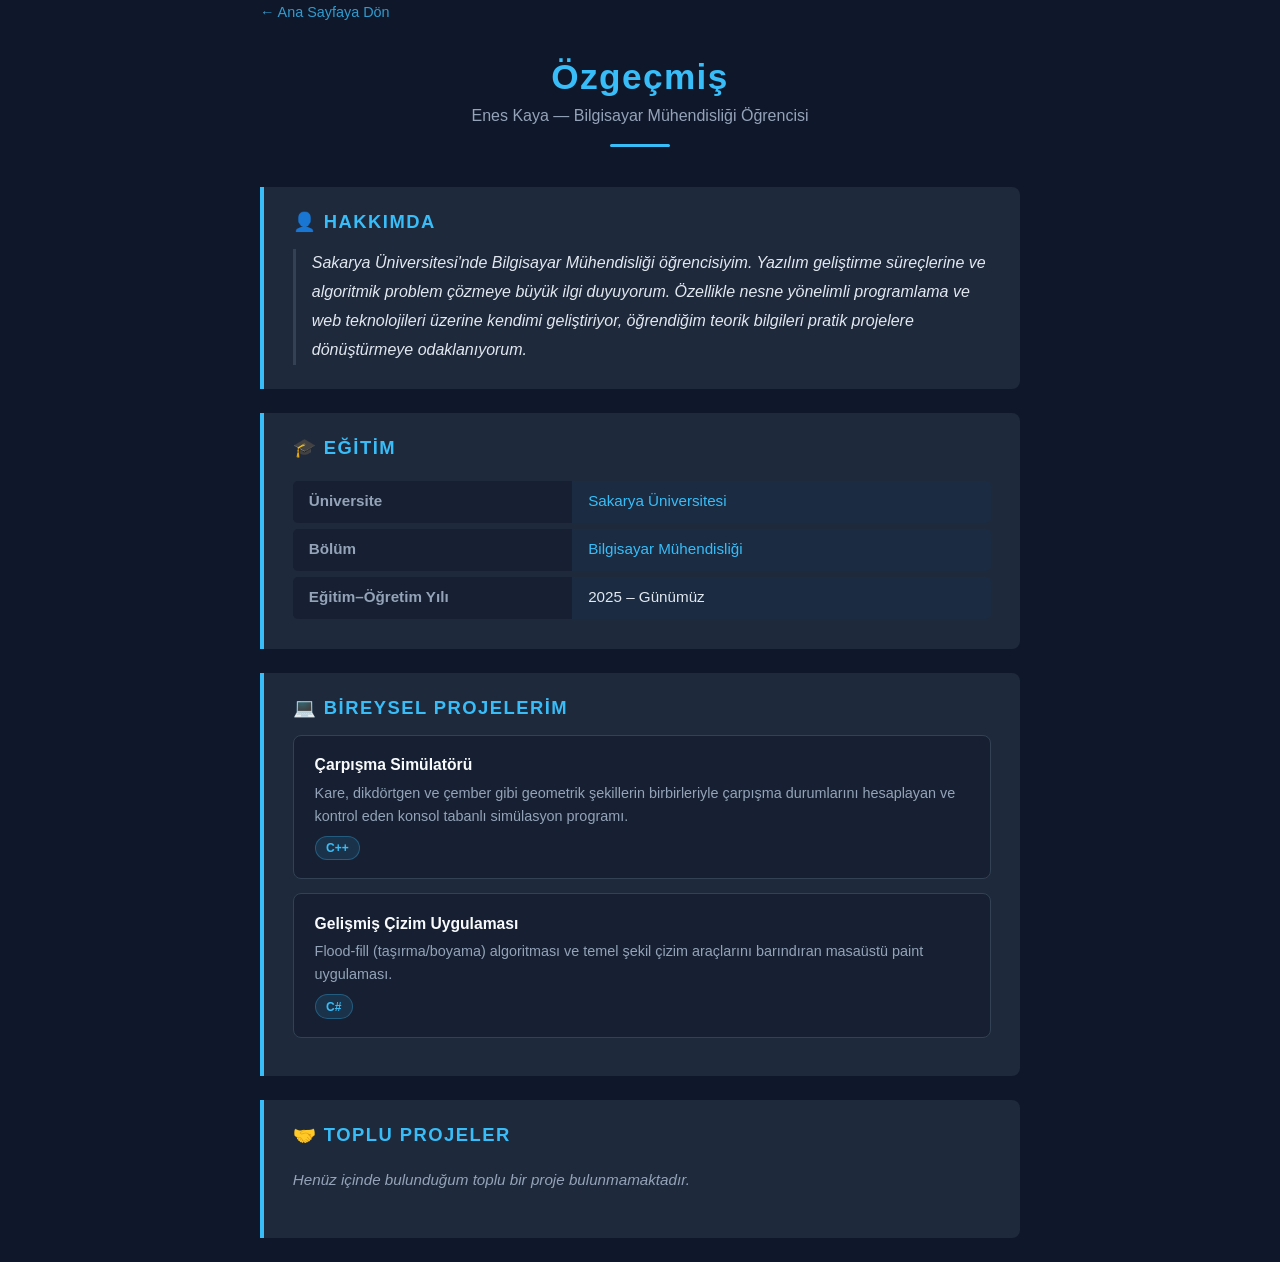
<file: ozgecmis.html>
<!DOCTYPE html>
<html lang="tr">
<head>
    <meta charset="UTF-8">
    <meta name="viewport" content="width=device-width, initial-scale=1.0">
    <title>Özgeçmişim</title>
    <link href="https://cdn.jsdelivr.net/npm/bootstrap@5.3.2/dist/css/bootstrap.min.css" rel="stylesheet">
    <link href="style.css" rel="stylesheet">
</head>
<body>

<div style="max-width:760px; margin:0 auto;">

    <a href="index.html" class="back-link">&#8592; Ana Sayfaya Dön</a>

    <header class="page-header">
        <h1>Özgeçmiş</h1>
        <p class="subtitle">Enes Kaya — Bilgisayar Mühendisliği Öğrencisi</p>
        <div class="header-line"></div>
    </header>

    <section class="section-card" aria-label="Hakkımda">
        <h2>👤 Hakkımda</h2>
        <p class="about-text">
            Sakarya Üniversitesi'nde Bilgisayar Mühendisliği öğrencisiyim.
            Yazılım geliştirme süreçlerine ve algoritmik problem çözmeye büyük ilgi duyuyorum.
            Özellikle nesne yönelimli programlama ve web teknolojileri üzerine kendimi geliştiriyor,
            öğrendiğim teorik bilgileri pratik projelere dönüştürmeye odaklanıyorum.
        </p>
    </section>

    <section class="section-card" aria-label="Eğitim">
        <h2>🎓 Eğitim</h2>
        <table class="edu-table">
            <tr>
                <th>Üniversite</th>
                <td><a href="https://sakarya.edu.tr" target="_blank">Sakarya Üniversitesi</a></td>
            </tr>
            <tr>
                <th>Bölüm</th>
                <td><a href="https://cs.sakarya.edu.tr/" target="_blank">Bilgisayar Mühendisliği</a></td>
            </tr>
            <tr>
                <th>Eğitim–Öğretim Yılı</th>
                <td>2025 – Günümüz</td>
            </tr>
        </table>
    </section>

    <section class="section-card" aria-label="Bireysel Projeler">
        <h2>💻 Bireysel Projelerim</h2>

        <article class="project-item">
            <div class="proj-title">Çarpışma Simülatörü</div>
            <p class="proj-desc">
                Kare, dikdörtgen ve çember gibi geometrik şekillerin birbirleriyle çarpışma
                durumlarını hesaplayan ve kontrol eden konsol tabanlı simülasyon programı.
            </p>
            <span class="tech-badge">C++</span>
        </article>

        <article class="project-item">
            <div class="proj-title">Gelişmiş Çizim Uygulaması</div>
            <p class="proj-desc">
                Flood-fill (taşırma/boyama) algoritması ve temel şekil çizim araçlarını
                barındıran masaüstü paint uygulaması.
            </p>
            <span class="tech-badge">C#</span>
        </article>
    </section>

    <section class="section-card" aria-label="Toplu Projeler">
        <h2>🤝 Toplu Projeler</h2>
        <p class="empty-note">Henüz içinde bulunduğum toplu bir proje bulunmamaktadır.</p>
    </section>

</div>

<script src="https://cdn.jsdelivr.net/npm/bootstrap@5.3.2/dist/js/bootstrap.bundle.min.js"></script>
</body>
</html>
</file>
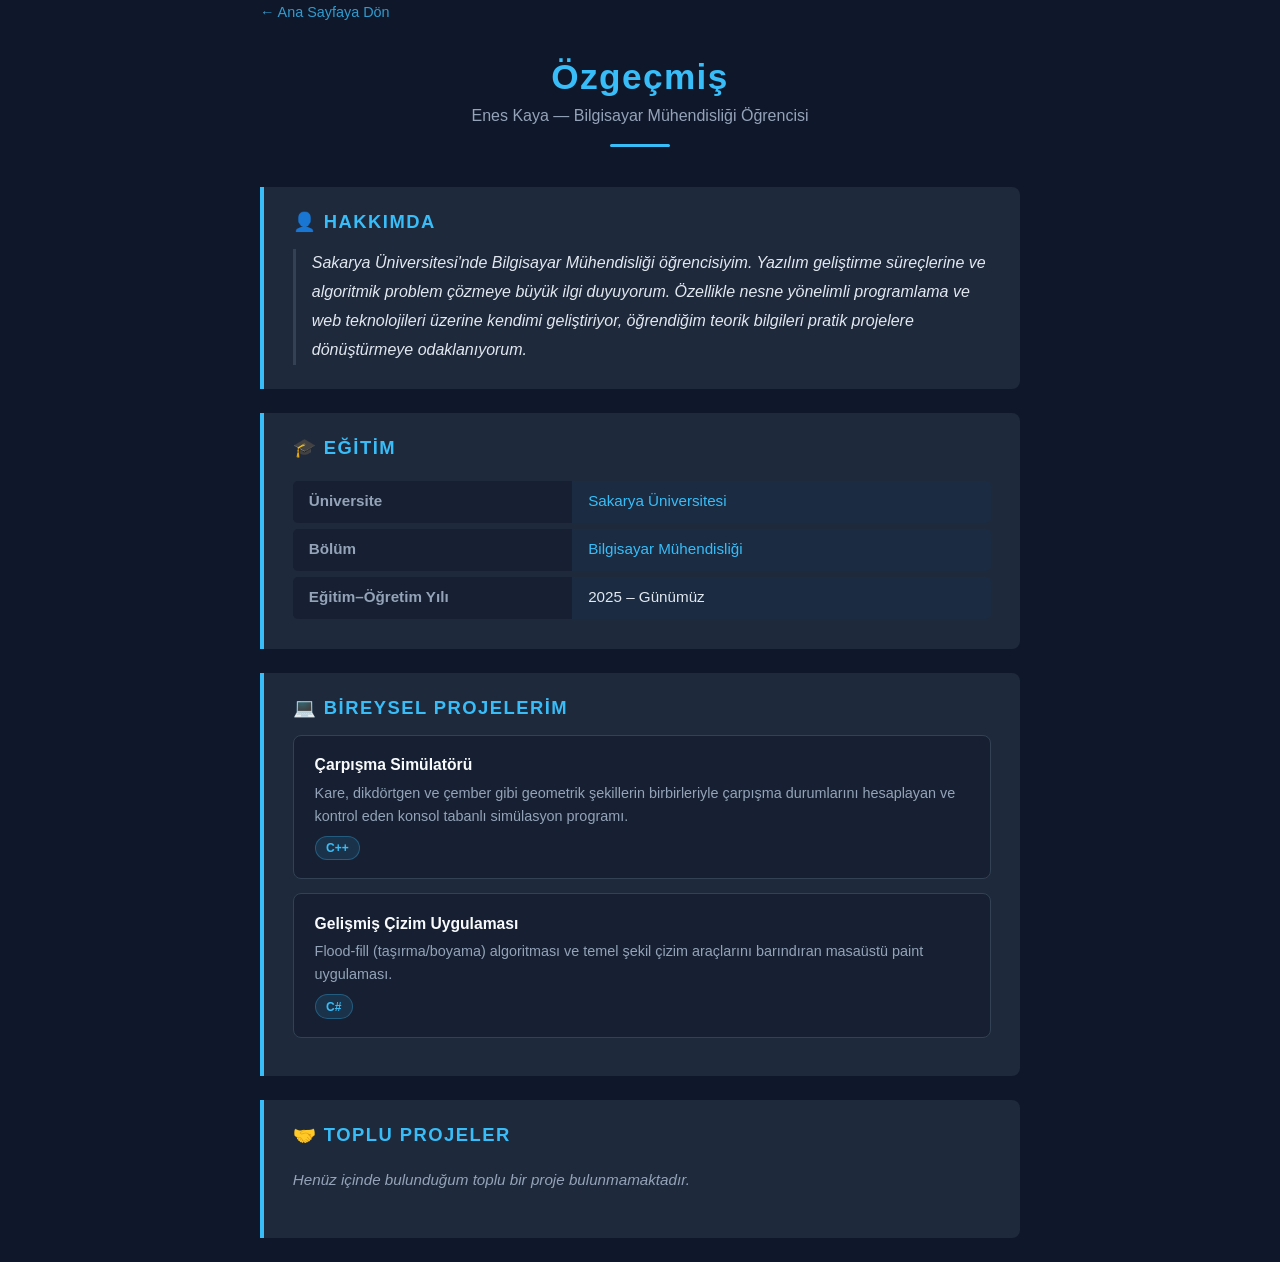
<file: Özgeçmiş.html>
<!DOCTYPE html>
<html lang="tr">

<head>
    <meta charset="UTF-8">
    <meta name="viewport" content="width=device-width, initial-scale=1.0">
    <title>Özgeçmişim</title>
    <link href="https://cdn.jsdelivr.net/npm/bootstrap@5.3.2/dist/css/bootstrap.min.css" rel="stylesheet">
    <link href="style.css" rel="stylesheet">
</head>

<body>

    <div style="max-width:760px; margin:0 auto;">

        <a href="index.html" class="back-link">&#8592; Ana Sayfaya Dön</a>

        <header class="page-header">
            <h1>Özgeçmiş</h1>
            <p class="subtitle">Enes Kaya — Bilgisayar Mühendisliği Öğrencisi</p>
            <div class="header-line"></div>
        </header>

        <section class="section-card" aria-label="Hakkımda">
            <h2>👤 Hakkımda</h2>
            <p class="about-text">
                Sakarya Üniversitesi'nde Bilgisayar Mühendisliği öğrencisiyim.
                Yazılım geliştirme süreçlerine ve algoritmik problem çözmeye büyük ilgi duyuyorum.
                Özellikle nesne yönelimli programlama ve web teknolojileri üzerine kendimi geliştiriyor,
                öğrendiğim teorik bilgileri pratik projelere dönüştürmeye odaklanıyorum.
            </p>
        </section>

        <section class="section-card" aria-label="Eğitim">
            <h2>🎓 Eğitim</h2>
            <table class="edu-table">
                <tr>
                    <th>Üniversite</th>
                    <td><a href="https://sakarya.edu.tr" target="_blank">Sakarya Üniversitesi</a></td>
                </tr>
                <tr>
                    <th>Bölüm</th>
                    <td><a href="https://cs.sakarya.edu.tr/" target="_blank">Bilgisayar Mühendisliği</a></td>
                </tr>
                <tr>
                    <th>Eğitim–Öğretim Yılı</th>
                    <td>2025 – Günümüz</td>
                </tr>
            </table>
        </section>

        <section class="section-card" aria-label="Bireysel Projeler">
            <h2>💻 Bireysel Projelerim</h2>

            <article class="project-item">
                <div class="proj-title">Çarpışma Simülatörü</div>
                <p class="proj-desc">
                    Kare, dikdörtgen ve çember gibi geometrik şekillerin birbirleriyle çarpışma
                    durumlarını hesaplayan ve kontrol eden konsol tabanlı simülasyon programı.
                </p>
                <span class="tech-badge">C++</span>
            </article>

            <article class="project-item">
                <div class="proj-title">Gelişmiş Çizim Uygulaması</div>
                <p class="proj-desc">
                    Flood-fill (taşırma/boyama) algoritması ve temel şekil çizim araçlarını
                    barındıran masaüstü paint uygulaması.
                </p>
                <span class="tech-badge">C#</span>
            </article>
        </section>

        <section class="section-card" aria-label="Toplu Projeler">
            <h2>🤝 Toplu Projeler</h2>
            <p class="empty-note">Henüz içinde bulunduğum toplu bir proje bulunmamaktadır.</p>
        </section>

    </div>

    <script src="https://cdn.jsdelivr.net/npm/bootstrap@5.3.2/dist/js/bootstrap.bundle.min.js"></script>
</body>

</html>
</file>
<file: style.css>
:root {
    --bg-dark: #0F172A;
    --bg-card: #1E293B;
    --accent: #38BDF8;
    --text-main: #F8FAFC;
    --text-muted: #94A3B8;
    --text-body: #E2E8F0;
    --border: #334155;
}

* { box-sizing: border-box; }

body {
    background-color: var(--bg-dark);
    color: var(--text-main);
    font-family: 'Gill Sans', 'Gill Sans MT', Calibri, 'Trebuchet MS', sans-serif;
    min-height: 100vh;
}

.highlight-text { color: var(--accent); }
.highlight-green { color: #22c55e; }

.intro-box, .info-box, .form-box, .result-box, .content-box {
    background-color: var(--bg-card);
    border-left: 5px solid var(--accent);
}

.content-box {
    border-radius: 12px;
    box-shadow: 0 10px 20px rgba(0,0,0,0.3);
    overflow: hidden;
}

.sakaryaspor-box { border-left: 5px solid #22c55e; }

/* Buton/Kutu Tipi Link (Menü Linkleri) */
.custom-link {
    background-color: var(--bg-card);
    color: var(--accent);
    text-decoration: none;
    transition: all 0.3s ease;
}
.custom-link:hover {
    background-color: var(--accent);
    color: var(--bg-dark);
}

/* Metin Tipi Link */
.text-custom-link {
    color: var(--accent);
    text-decoration: none;
    transition: all 0.3s ease;
}
.text-custom-link:hover {
    color: var(--text-main);
    text-decoration: underline;
}

.back-link {
    display: inline-flex;
    align-items: center;
    gap: .4rem;
    color: var(--accent);
    text-decoration: none;
    font-size: .9rem;
    margin-bottom: 2rem;
    opacity: .8;
    transition: opacity .2s;
}
.back-link:hover { opacity: 1; text-decoration: underline; }

.custom-navbar { background-color: var(--bg-card); }
.custom-navbar .navbar-brand, .custom-navbar .nav-link { color: var(--accent); }
.custom-navbar .nav-link:hover { color: var(--text-main); }

/* Özgeçmiş */
.page-header { text-align: center; margin-bottom: 2.5rem; }
.page-header h1 { font-size: 2.2rem; font-weight: 700; color: var(--accent); letter-spacing: 0.04em; margin-bottom: .4rem; }
.page-header .subtitle { color: var(--text-muted); font-size: 1rem; }
.header-line { width: 60px; height: 3px; background: var(--accent); margin: .8rem auto 0; border-radius: 2px; }

.section-card {
    background-color: var(--bg-card);
    border-left: 4px solid var(--accent);
    border-radius: 0 .5rem .5rem 0;
    padding: 1.5rem 1.8rem;
    margin-bottom: 1.5rem;
}
.section-card h2 {
    color: var(--accent); font-size: 1.15rem; font-weight: 700; text-transform: uppercase;
    letter-spacing: 0.08em; margin-bottom: 1rem; display: flex; align-items: center; gap: .5rem;
}
.about-text {
    color: var(--text-body); font-size: 1rem; line-height: 1.8; margin: 0;
    font-style: italic; border-left: 3px solid var(--border); padding-left: 1rem;
}

.edu-table { width: 100%; border-collapse: separate; border-spacing: 0 .4rem; }
.edu-table tr td, .edu-table tr th { padding: .6rem 1rem; font-size: .95rem; }
.edu-table tr th { color: var(--text-muted); font-weight: 600; width: 40%; background: #162032; border-radius: .3rem 0 0 .3rem; }
.edu-table tr td { color: var(--text-body); background: #1a2b42; border-radius: 0 .3rem .3rem 0; }
.edu-table a { color: var(--accent); text-decoration: none; }
.edu-table a:hover { text-decoration: underline; }

.project-item { background: #162032; border: 1px solid var(--border); border-radius: .5rem; padding: 1.1rem 1.3rem; margin-bottom: .9rem; transition: border-color .2s, transform .2s; }
.project-item .proj-title { color: var(--text-main); font-weight: 700; font-size: .98rem; margin-bottom: .3rem; }
.project-item .proj-desc { color: var(--text-muted); font-size: .9rem; line-height: 1.6; margin: 0; }
.tech-badge { display: inline-block; background: rgba(56,189,248,.12); color: var(--accent); border: 1px solid rgba(56,189,248,.3); border-radius: 999px; font-size: .75rem; padding: .15rem .65rem; margin-top: .5rem; font-weight: 600; }
.empty-note { color: var(--text-muted); font-style: italic; font-size: .95rem; padding: .4rem 0; }

/* Şehrim */
.carousel-item img { height: 400px; object-fit: cover; border-radius: 8px; }

/* İletişim Formları */
.form-control, .form-select {
    background-color: var(--bg-dark);
    border: 1px solid var(--border);
    color: var(--text-main);
}
.form-control:focus, .form-select:focus {
    background-color: var(--bg-dark);
    color: var(--text-main);
    border-color: var(--accent);
    box-shadow: 0 0 0 0.25rem rgba(56, 189, 248, 0.25);
}

.btn-custom-vue { background-color: #42b883; color: var(--bg-card); font-weight: bold; }
.btn-custom-vue:hover { background-color: #33a06f; color: white; }
.btn-custom-vanilla { background-color: #f7df1e; color: var(--bg-card); font-weight: bold; }
.btn-custom-vanilla:hover { background-color: #d4bf14; color: var(--bg-card); }

.error-message { color: #ef4444; font-size: 0.875rem; margin-top: 0.25rem; }
.success-message { color: #22c55e; font-size: 1rem; margin-top: 1rem; font-weight: bold; }

/* İlgi Alanlarım */
.api-result-item {
    background-color: var(--bg-dark);
    border: 1px solid var(--accent);
    border-radius: 8px;
    padding: 15px;
    margin-bottom: 15px;
    display: flex;
    align-items: center;
    transition: transform 0.2s ease;
}
.api-result-item:hover { transform: scale(1.02); box-shadow: 0 4px 6px -1px rgba(56, 189, 248, 0.2); }
.api-result-item img { border-radius: 5px; margin-right: 15px; object-fit: cover; }
.api-result-item audio { height: 30px; margin-top: 10px; outline: none; }

/* Mirasımız */
.table-custom { color: var(--text-main); --bs-table-bg: transparent; --bs-table-color: #F8FAFC; --bs-table-border-color: #334155; }
.table-custom th { color: var(--accent); }
.sakaryaspor-table th { color: #22c55e; }
.hero-img { width: 100%; height: 350px; object-fit: cover; border-bottom: 2px solid var(--border); }
figure figcaption { color: var(--text-muted); font-size: 0.9rem; margin-top: 8px; text-align: center; }

/* Footer */
footer { background-color: var(--bg-card); color: var(--text-main); }
</file>
